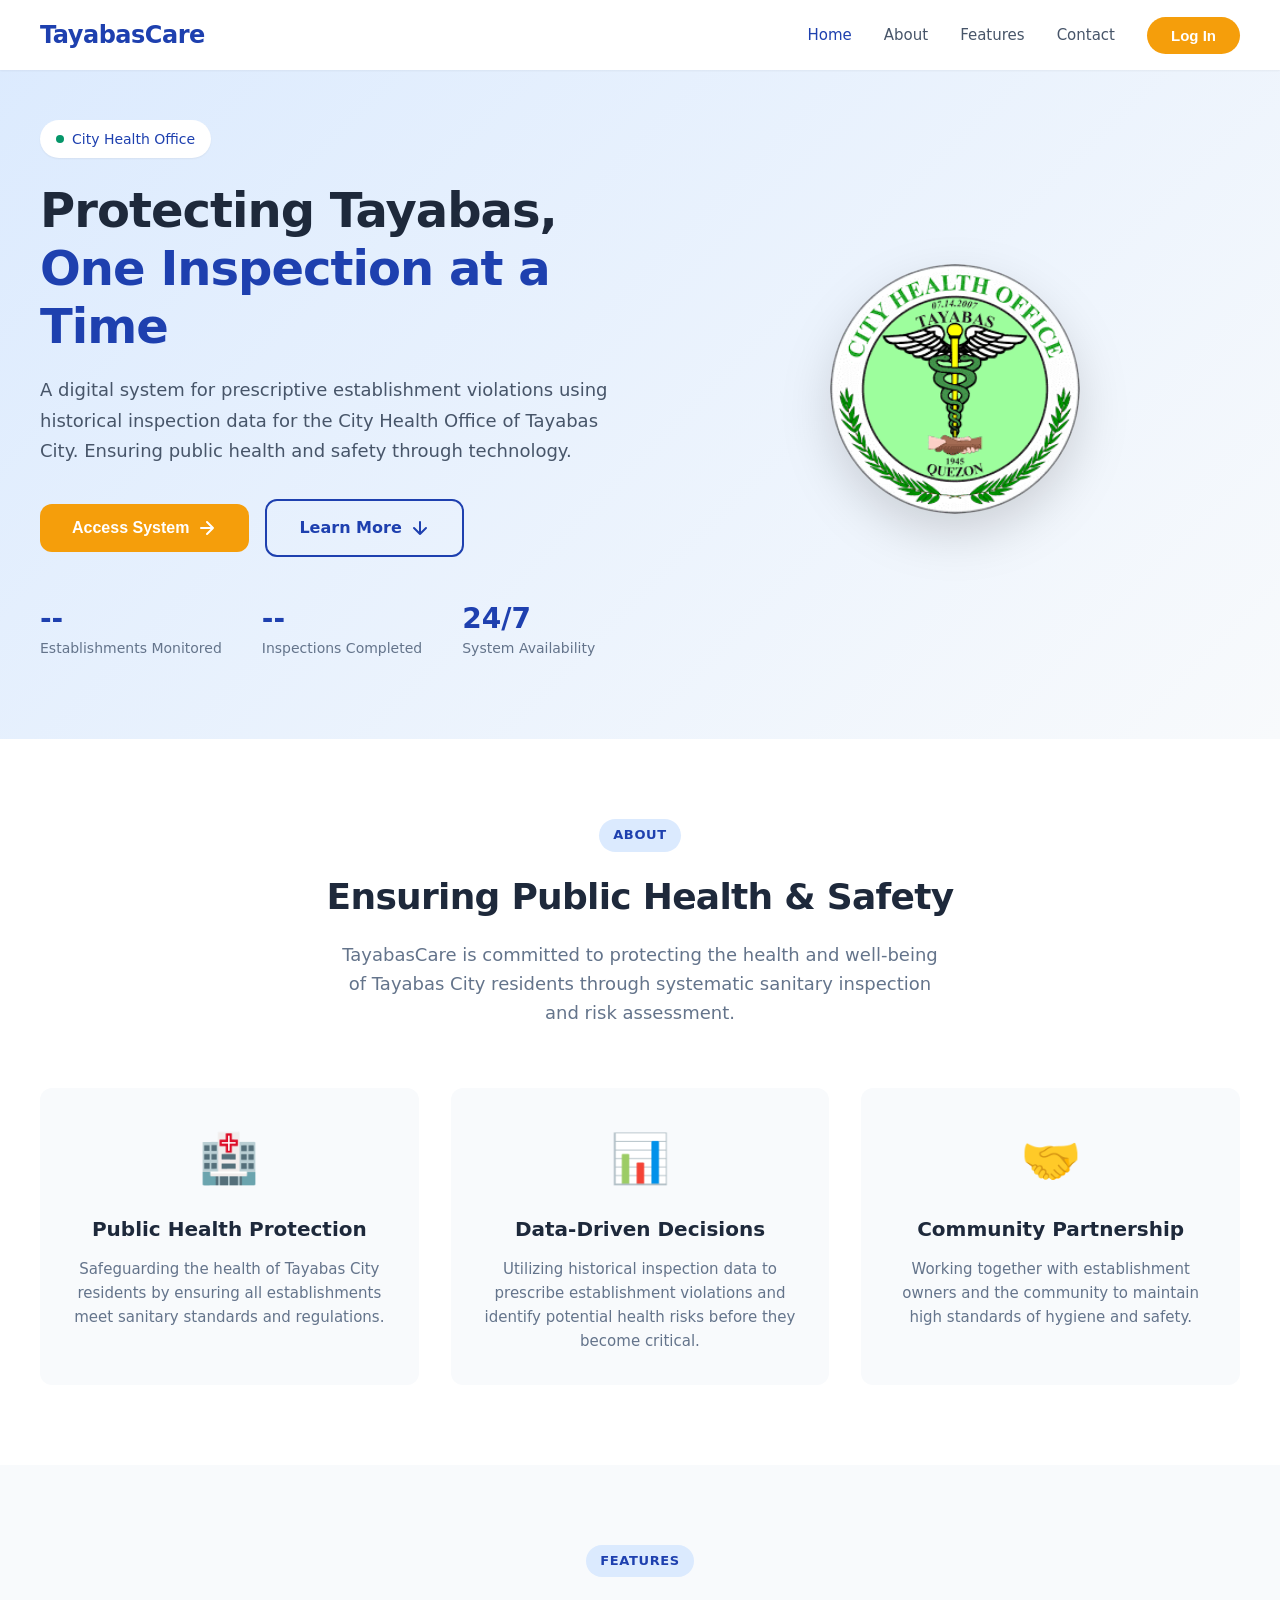
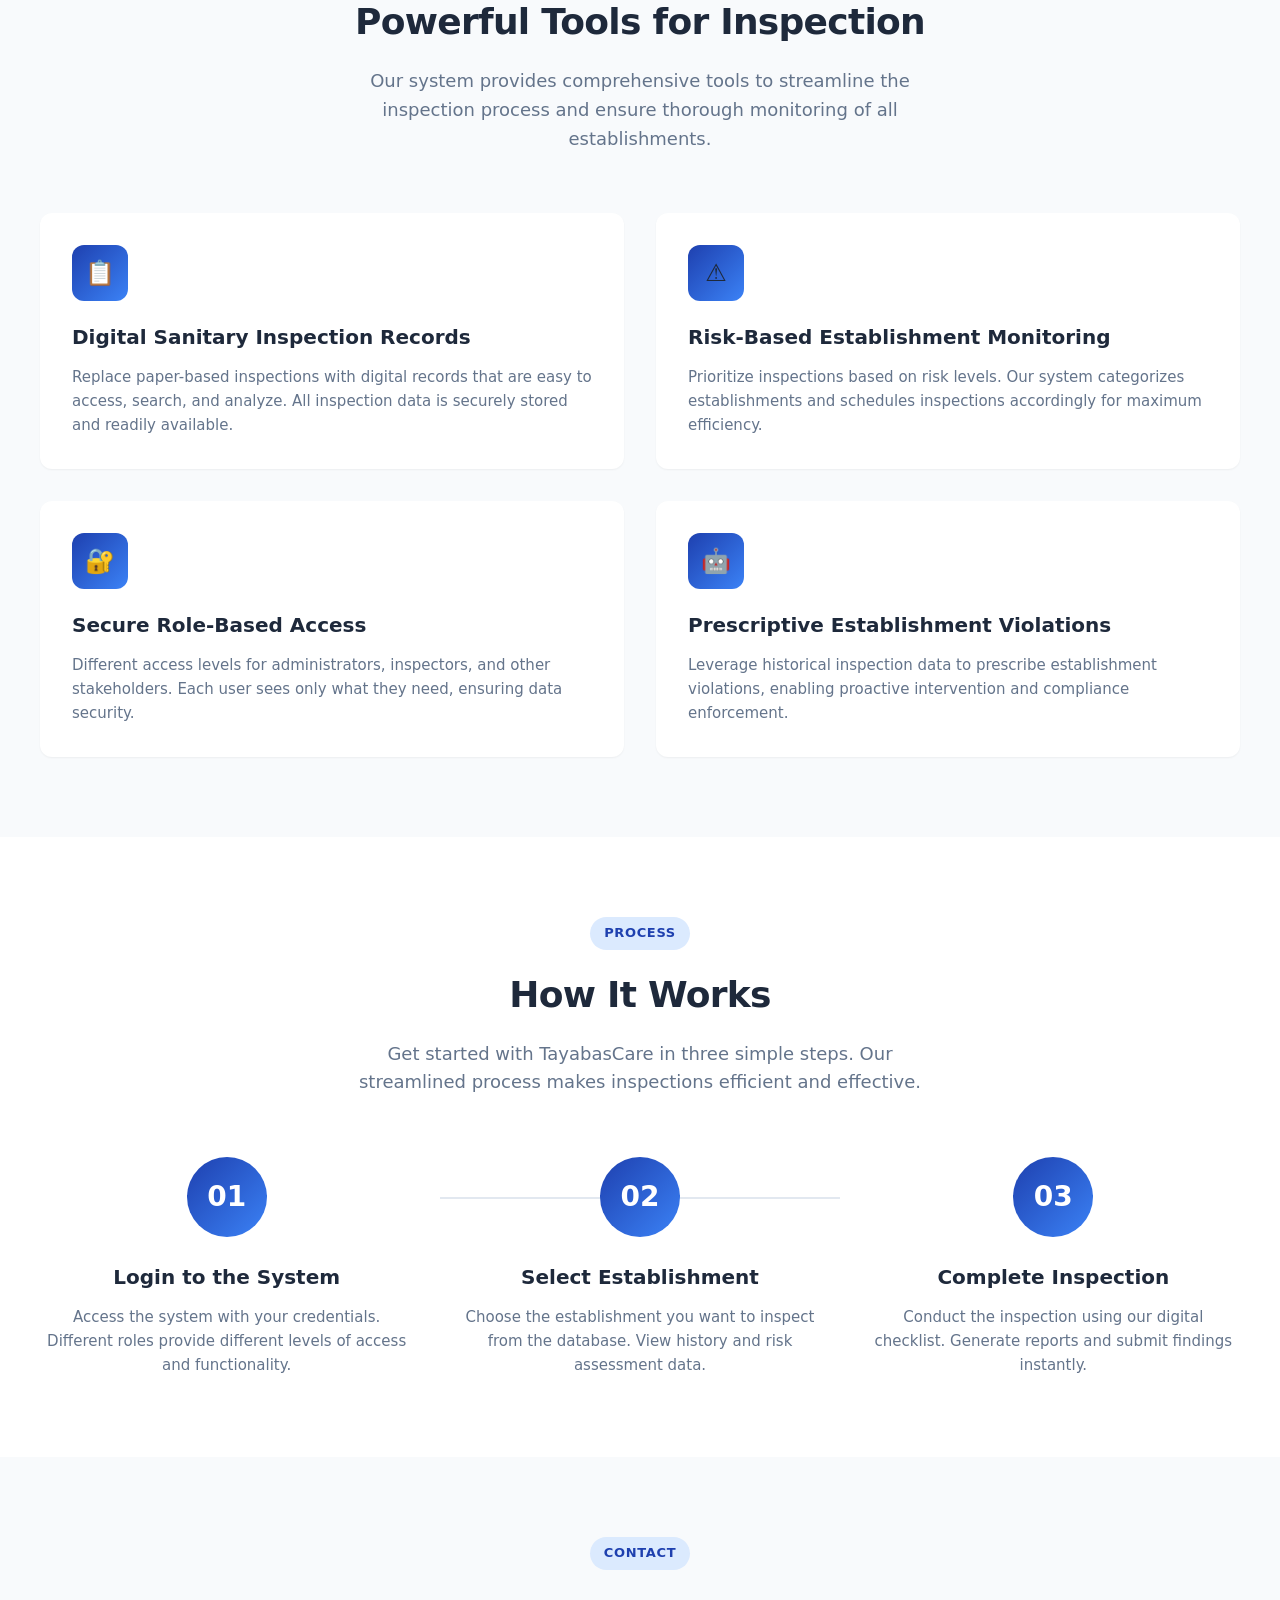
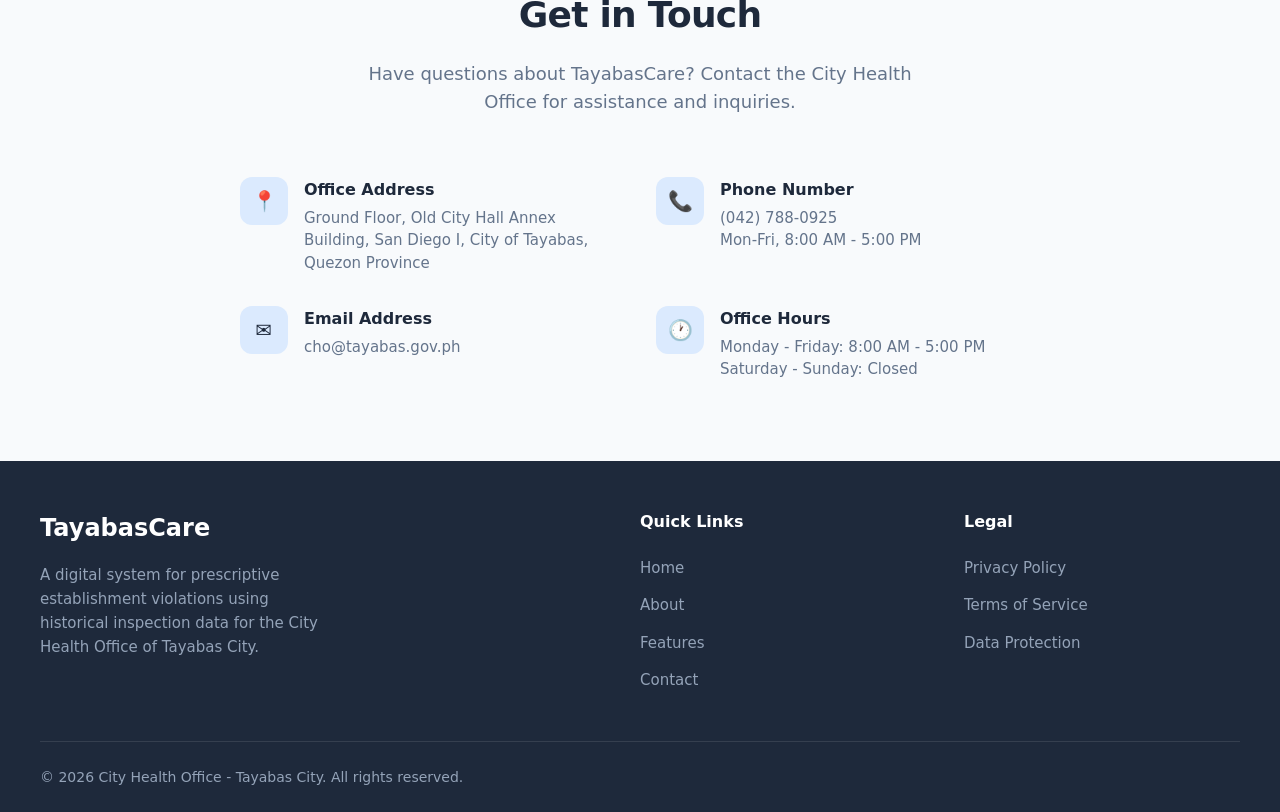
<file: index.html>
<!DOCTYPE html>
<html lang="en">
<head>
    <meta charset="UTF-8">
    <meta name="viewport" content="width=device-width, initial-scale=1.0">
    <title>TayabasCare</title>
    <link rel="icon" type="image/png" href="Logo.png">
    <meta name="description" content="TayabasCare: A digital system for prescriptive establishment violations using historical inspection data for City Health Office of Tayabas City.">
    <meta name="keywords" content="TayabasCare, sanitary inspection, risk assessment, Tayabas City, health monitoring, establishment inspection">
    <meta name="author" content="City Health Office - Tayabas City">

    <!-- Open Graph / Social Media -->
    <meta property="og:title" content="TayabasCare - Sanitary Inspection & Risk Assessment System">
    <meta property="og:description" content="A digital system for prescriptive establishment violations using historical inspection data for City Health Office of Tayabas City.">
    <meta property="og:type" content="website">
    <meta property="og:url" content="">
    <meta property="og:image" content="Logo.png">

    <!-- Stylesheet -->
    <link rel="stylesheet" href="css/style.css?v=2">
</head>
<body>

    <!-- ============================================
         Header
         ============================================ -->
    <header class="header" id="header">
        <a href="#" class="logo">TayabasCare</a>
        <nav class="nav">
            <div class="nav-links" id="navLinks">
                <a href="#hero" class="nav-link active">Home</a>
                <a href="#about" class="nav-link">About</a>
                <a href="#features" class="nav-link">Features</a>
                <a href="#contact" class="nav-link">Contact</a>
            </div>
            <button class="btn-login-nav" id="openLogin">Log In</button>
            <button class="menu-toggle" id="menuToggle" aria-label="Toggle navigation menu">
                <span></span>
                <span></span>
                <span></span>
            </button>
        </nav>
    </header>

    <!-- ============================================
         Hero Section
         ============================================ -->
    <section class="hero" id="hero">
        <div class="hero-container">
            <div class="hero-content">
                <div class="hero-badge">City Health Office</div>
                <h1>Protecting Tayabas, <span>One Inspection at a Time</span></h1>
                <p class="hero-subtitle">
                    A digital system for prescriptive establishment violations using 
                    historical inspection data for the City Health Office of Tayabas City. 
                    Ensuring public health and safety through technology.
                </p>
                <div class="hero-actions">
                    <button class="btn-primary" id="openLoginBtn">
                        Access System
                        <svg width="20" height="20" viewBox="0 0 20 20" fill="none">
                            <path d="M4 10H16M16 10L10 4M16 10L10 16" stroke="currentColor" stroke-width="2" stroke-linecap="round" stroke-linejoin="round"/>
                        </svg>
                    </button>
                    <a href="#about" class="btn-secondary">
                        Learn More
                        <svg width="20" height="20" viewBox="0 0 20 20" fill="none">
                            <path d="M10 4V16M10 16L4 10M10 16L16 10" stroke="currentColor" stroke-width="2" stroke-linecap="round" stroke-linejoin="round"/>
                        </svg>
                    </a>
                </div>
                <div class="hero-stats">
                    <div class="stat">
                        <div class="stat-number" id="liveEstabCount">--</div>
                        <div class="stat-label">Establishments Monitored</div>
                    </div>
                    <div class="stat">
                        <div class="stat-number" id="liveInspCount">--</div>
                        <div class="stat-label">Inspections Completed</div>
                    </div>
                    <div class="stat">
                        <div class="stat-number">24/7</div>
                        <div class="stat-label">System Availability</div>
                    </div>
                </div>
            </div>
            <div class="hero-visual">
                <img src="Logo.png" alt="TayabasCare Logo" class="hero-image">
            </div>
        </div>
    </section>

    <!-- ============================================
         About Section
         ============================================ -->
    <section class="section about" id="about">
        <div class="section-container">
            <div class="section-header">
                <span class="section-label">About</span>
                <h2 class="section-title">Ensuring Public Health & Safety</h2>
                <p class="section-subtitle">
                    TayabasCare is committed to protecting the health and well-being of 
                    Tayabas City residents through systematic sanitary inspection and risk assessment.
                </p>
            </div>
            <div class="about-grid">
                <div class="about-card">
                    <div class="about-icon">🏥</div>
                    <h3>Public Health Protection</h3>
                    <p>
                        Safeguarding the health of Tayabas City residents by ensuring all 
                        establishments meet sanitary standards and regulations.
                    </p>
                </div>
                <div class="about-card">
                    <div class="about-icon">📊</div>
                    <h3>Data-Driven Decisions</h3>
                    <p>
                        Utilizing historical inspection data to prescribe establishment 
                        violations and identify potential health risks before they become critical.
                    </p>
                </div>
                <div class="about-card">
                    <div class="about-icon">🤝</div>
                    <h3>Community Partnership</h3>
                    <p>
                        Working together with establishment owners and the community to 
                        maintain high standards of hygiene and safety.
                    </p>
                </div>
            </div>
        </div>
    </section>

    <!-- ============================================
         Features Section
         ============================================ -->
    <section class="section features" id="features">
        <div class="section-container">
            <div class="section-header">
                <span class="section-label">Features</span>
                <h2 class="section-title">Powerful Tools for Inspection</h2>
                <p class="section-subtitle">
                    Our system provides comprehensive tools to streamline the inspection 
                    process and ensure thorough monitoring of all establishments.
                </p>
            </div>
            <div class="features-grid">
                <div class="feature-card">
                    <div class="feature-icon">📋</div>
                    <h3>Digital Sanitary Inspection Records</h3>
                    <p>
                        Replace paper-based inspections with digital records that are easy to 
                        access, search, and analyze. All inspection data is securely stored 
                        and readily available.
                    </p>
                </div>
                <div class="feature-card">
                    <div class="feature-icon">⚠️</div>
                    <h3>Risk-Based Establishment Monitoring</h3>
                    <p>
                        Prioritize inspections based on risk levels. Our system categorizes 
                        establishments and schedules inspections accordingly for maximum efficiency.
                    </p>
                </div>
                <div class="feature-card">
                    <div class="feature-icon">🔐</div>
                    <h3>Secure Role-Based Access</h3>
                    <p>
                        Different access levels for administrators, inspectors, and other 
                        stakeholders. Each user sees only what they need, ensuring data security.
                    </p>
                </div>
                <div class="feature-card">
                    <div class="feature-icon">🤖</div>
                    <h3>Prescriptive Establishment Violations</h3>
                    <p>
                        Leverage historical inspection data to prescribe establishment violations, 
                        enabling proactive intervention and compliance enforcement.
                    </p>
                </div>
            </div>
        </div>
    </section>

    <!-- ============================================
         How It Works Section
         ============================================ -->
    <section class="section how-it-works" id="how-it-works">
        <div class="section-container">
            <div class="section-header">
                <span class="section-label">Process</span>
                <h2 class="section-title">How It Works</h2>
                <p class="section-subtitle">
                    Get started with TayabasCare in three simple steps. Our streamlined 
                    process makes inspections efficient and effective.
                </p>
            </div>
            <div class="steps">
                <div class="step">
                    <div class="step-number">01</div>
                    <h3>Login to the System</h3>
                    <p>
                        Access the system with your credentials. Different roles provide 
                        different levels of access and functionality.
                    </p>
                </div>
                <div class="step">
                    <div class="step-number">02</div>
                    <h3>Select Establishment</h3>
                    <p>
                        Choose the establishment you want to inspect from the database. 
                        View history and risk assessment data.
                    </p>
                </div>
                <div class="step">
                    <div class="step-number">03</div>
                    <h3>Complete Inspection</h3>
                    <p>
                        Conduct the inspection using our digital checklist. Generate 
                        reports and submit findings instantly.
                    </p>
                </div>
            </div>
        </div>
    </section>

    <!-- ============================================
         Contact Section
         ============================================ -->
    <section class="section contact" id="contact">
        <div class="section-container">
            <div class="section-header">
                <span class="section-label">Contact</span>
                <h2 class="section-title">Get in Touch</h2>
                <p class="section-subtitle">
                    Have questions about TayabasCare? Contact the City Health Office 
                    for assistance and inquiries.
                </p>
            </div>
            <div class="contact-info">
                <div class="contact-item">
                    <div class="contact-icon">📍</div>
                    <div class="contact-details">
                        <h4>Office Address</h4>
                        <p>Ground Floor, Old City Hall Annex Building, San Diego I, City of Tayabas, Quezon Province</p>
                    </div>
                </div>
                <div class="contact-item">
                    <div class="contact-icon">📞</div>
                    <div class="contact-details">
                        <h4>Phone Number</h4>
                        <p>(042) 788-0925<br>Mon-Fri, 8:00 AM - 5:00 PM</p>
                    </div>
                </div>
                <div class="contact-item">
                    <div class="contact-icon">✉️</div>
                    <div class="contact-details">
                        <h4>Email Address</h4>
                        <p>cho@tayabas.gov.ph</p>
                    </div>
                </div>
                <div class="contact-item">
                    <div class="contact-icon">🕐</div>
                    <div class="contact-details">
                        <h4>Office Hours</h4>
                        <p>Monday - Friday: 8:00 AM - 5:00 PM<br>Saturday - Sunday: Closed</p>
                    </div>
                </div>
            </div>
        </div>
    </section>

    <!-- ============================================
         Footer
         ============================================ -->
    <footer class="footer">
        <div class="footer-container">
            <div class="footer-grid">
                <div class="footer-brand">
                    <h3>TayabasCare</h3>
                    <p>
                        A digital system for prescriptive establishment violations using 
                        historical inspection data for the City Health Office of Tayabas City.
                    </p>
                </div>
                <div class="footer-links">
                    <h4>Quick Links</h4>
                    <ul>
                        <li><a href="#hero">Home</a></li>
                        <li><a href="#about">About</a></li>
                        <li><a href="#features">Features</a></li>
                        <li><a href="#contact">Contact</a></li>
                    </ul>
                </div>
                <div class="footer-links">
                    <h4>Legal</h4>
                    <ul>
                        <li><a href="#" onclick="showLegalModal('privacy'); return false;">Privacy Policy</a></li>
                        <li><a href="#" onclick="showLegalModal('terms'); return false;">Terms of Service</a></li>
                        <li><a href="#" onclick="showLegalModal('data'); return false;">Data Protection</a></li>
                    </ul>
                </div>
            </div>
            <div class="footer-bottom">
                <p class="footer-copyright">&copy; 2026 City Health Office - Tayabas City. All rights reserved.</p>
            </div>
        </div>
    </footer>

    <!-- ============================================
         Login Modal
         ============================================ -->
    <div class="modal" id="loginModal">
        <div class="login-box">
            <button class="close-btn" id="closeLogin">&times;</button>

            <div class="login-header">
                <h2 class="system-title">TayabasCare</h2>
                <p class="system-desc">System Login</p>
            </div>

            <form id="loginForm" class="login-form">
                <div class="form-field">
                    <label for="username">Username</label>
                    <input type="text" id="username" required placeholder="Enter your username">
                </div>

                <div class="form-field">
                    <label for="password">Password</label>
                    <div class="password-wrapper">
                        <input type="password" id="password" required placeholder="Enter your password">
                        <button type="button" class="toggle-eye" id="togglePassword">👁</button>
                    </div>
                </div>

                <div class="form-options">
                    <a href="#" id="forgotPasswordLink" class="forgot-link">Forgot Password?</a>
                </div>

                <button type="submit" class="btn-login">Login</button>
            </form>

            <div class="login-footer">
                &copy; 2026 City Health Office - Tayabas City
            </div>
        </div>
    </div>

    <!-- Legal Modals -->
    <dialog id="legal-modal" style="border:none;border-radius:12px;padding:0;max-width:600px;width:90%;max-height:80vh;overflow-y:auto;">
        <div style="padding:32px;">
            <div style="display:flex;justify-content:space-between;align-items:center;margin-bottom:20px;">
                <h2 id="legal-modal-title" style="font-size:20px;font-weight:700;color:#1e40af;margin:0;"></h2>
                <button onclick="document.getElementById('legal-modal').close()" style="background:none;border:none;font-size:24px;cursor:pointer;color:#6b7280;">&times;</button>
            </div>
            <div id="legal-modal-body" style="font-size:14px;color:#374151;line-height:1.8;"></div>
            <div style="text-align:right;margin-top:24px;">
                <button onclick="document.getElementById('legal-modal').close()" style="background:#1e40af;color:#fff;border:none;padding:10px 24px;border-radius:8px;font-weight:600;cursor:pointer;">Close</button>
            </div>
        </div>
    </dialog>

    <!-- Scripts -->
    <script src="js/login.js?v=4"></script>
    <script>
    function showLegalModal(type) {
        const modal = document.getElementById('legal-modal');
        const title = document.getElementById('legal-modal-title');
        const body = document.getElementById('legal-modal-body');
        const content = {
            privacy: {
                title: 'Privacy Policy',
                body: `<p><strong>Effective Date:</strong> January 2026</p>
                    <p>The City Health Office of Tayabas City is committed to protecting the privacy and personal data of individuals and establishments using the TayabasCare system.</p>
                    <h3 style="margin-top:16px;font-weight:700;">Information We Collect</h3>
                    <ul style="padding-left:20px;margin:8px 0;">
                        <li>Establishment information (business name, address, owner details)</li>
                        <li>Inspection records and compliance history</li>
                        <li>User account data (username, email, role)</li>
                        <li>System activity logs for audit purposes</li>
                    </ul>
                    <h3 style="margin-top:16px;font-weight:700;">How We Use Your Information</h3>
                    <ul style="padding-left:20px;margin:8px 0;">
                        <li>To conduct and record sanitary inspections</li>
                        <li>To assess compliance risk and prioritize inspections</li>
                        <li>To generate reports for the City Health Office</li>
                        <li>To maintain audit trails of system activities</li>
                    </ul>
                    <h3 style="margin-top:16px;font-weight:700;">Data Retention</h3>
                    <p>Inspection records and establishment data are retained indefinitely for public health monitoring purposes. Archived records are retained until permanently deleted by an administrator.</p>`
            },
            terms: {
                title: 'Terms of Service',
                body: `<p><strong>Effective Date:</strong> January 2026</p>
                    <p>By accessing and using the TayabasCare system, you agree to the following terms:</p>
                    <h3 style="margin-top:16px;font-weight:700;">Authorized Use</h3>
                    <p>This system is exclusively for use by authorized personnel of the City Health Office of Tayabas City, including administrators and field inspectors.</p>
                    <h3 style="margin-top:16px;font-weight:700;">User Responsibilities</h3>
                    <ul style="padding-left:20px;margin:8px 0;">
                        <li>Maintain the confidentiality of your login credentials</li>
                        <li>Enter accurate and truthful inspection data</li>
                        <li>Use the system only for official health inspection purposes</li>
                        <li>Report any security concerns to the system administrator</li>
                    </ul>
                    <h3 style="margin-top:16px;font-weight:700;">System Availability</h3>
                    <p>The City Health Office strives to maintain system availability but does not guarantee uninterrupted access. Scheduled maintenance will be communicated in advance.</p>`
            },
            data: {
                title: 'Data Protection',
                body: `<p><strong>In compliance with Republic Act No. 10173</strong> (Data Privacy Act of 2012)</p>
                    <h3 style="margin-top:16px;font-weight:700;">Security Measures</h3>
                    <ul style="padding-left:20px;margin:8px 0;">
                        <li>Passwords are encrypted using industry-standard bcrypt hashing</li>
                        <li>Session-based authentication with role-based access controls</li>
                        <li>Rate limiting on login attempts to prevent unauthorized access</li>
                        <li>Complete audit trails of all system activities</li>
                        <li>Secure file upload validation (type, size, and MIME checking)</li>
                    </ul>
                    <h3 style="margin-top:16px;font-weight:700;">Data Access</h3>
                    <p>Only authorized City Health Office personnel have access to inspection data. Administrators have full access while inspectors have limited access based on their assigned roles.</p>
                    <h3 style="margin-top:16px;font-weight:700;">Contact</h3>
                    <p>For data privacy concerns, please contact the City Health Office of Tayabas City.</p>`
            }
        };
        const c = content[type] || content.privacy;
        title.textContent = c.title;
        body.innerHTML = c.body;
        modal.showModal();
    }
    </script>
</body>
</html>
</file>
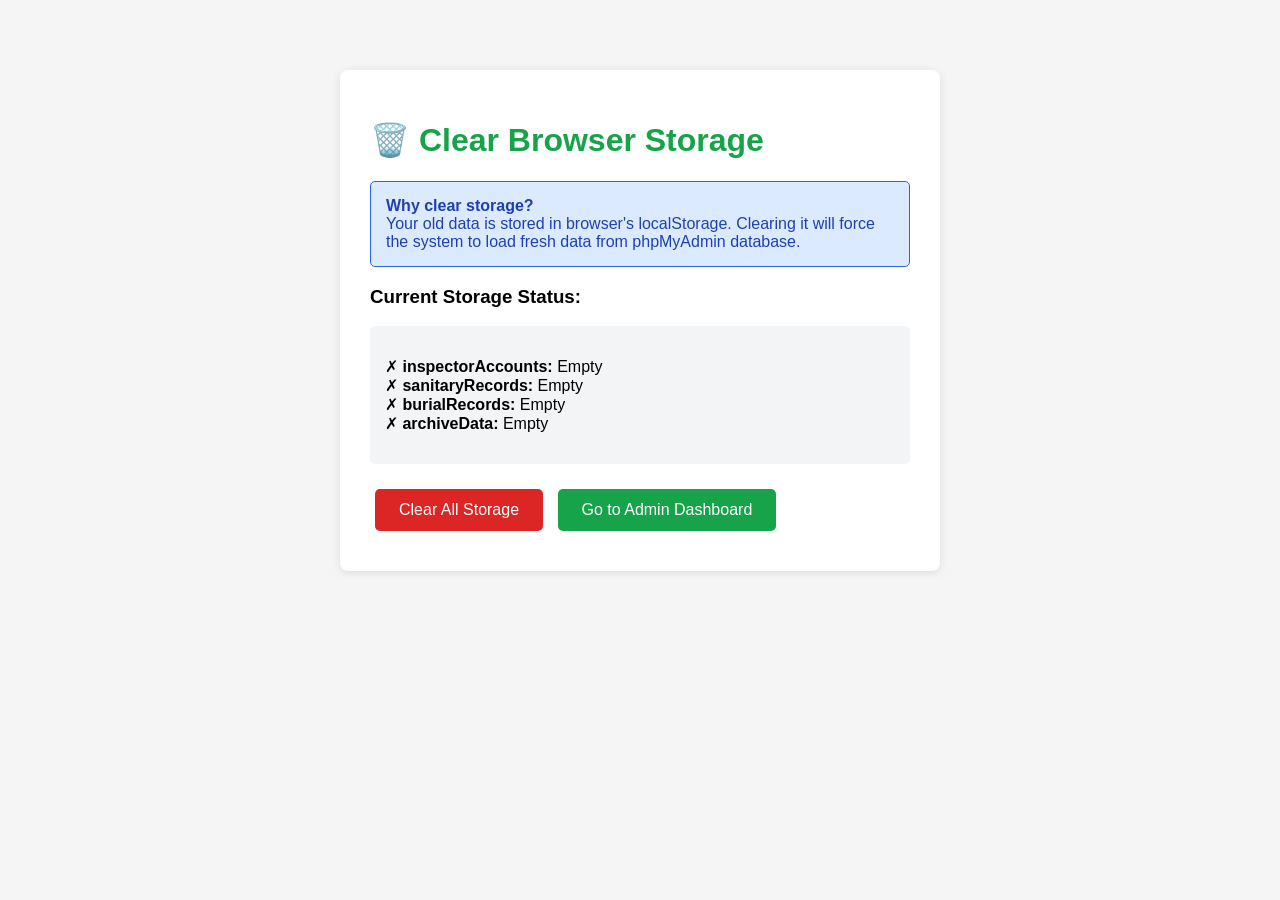
<file: clear_storage.html>
<!DOCTYPE html>
<html>
<head>
    <title>Clear Browser Storage</title>
    <style>
        body {
            font-family: Arial, sans-serif;
            max-width: 600px;
            margin: 50px auto;
            padding: 20px;
            background: #f5f5f5;
        }
        .container {
            background: white;
            padding: 30px;
            border-radius: 8px;
            box-shadow: 0 2px 10px rgba(0,0,0,0.1);
        }
        h1 {
            color: #16A34A;
        }
        button {
            background: #DC2626;
            color: white;
            border: none;
            padding: 12px 24px;
            border-radius: 5px;
            cursor: pointer;
            font-size: 16px;
            margin: 10px 5px;
        }
        button:hover {
            background: #B91C1C;
        }
        .success {
            background: #16A34A;
        }
        .success:hover {
            background: #15803D;
        }
        #message {
            margin-top: 20px;
            padding: 15px;
            border-radius: 5px;
            display: none;
        }
        .success-msg {
            background: #DCFCE7;
            color: #166534;
            border: 1px solid #16A34A;
        }
        .info {
            background: #DBEAFE;
            color: #1E40AF;
            border: 1px solid #2563EB;
            padding: 15px;
            border-radius: 5px;
            margin: 15px 0;
        }
    </style>
</head>
<body>
    <div class="container">
        <h1>🗑️ Clear Browser Storage</h1>
        <div class="info">
            <strong>Why clear storage?</strong><br>
            Your old data is stored in browser's localStorage. Clearing it will force the system to load fresh data from phpMyAdmin database.
        </div>
        
        <h3>Current Storage Status:</h3>
        <div id="storageInfo" style="background: #F3F4F6; padding: 15px; border-radius: 5px; margin: 15px 0;">
            Loading...
        </div>
        
        <button onclick="clearStorage()">Clear All Storage</button>
        <button class="success" onclick="window.location.href='admin'">Go to Admin Dashboard</button>
        
        <div id="message"></div>
    </div>

    <script>
        function displayStorageInfo() {
            const info = {
                inspectorAccounts: localStorage.getItem('inspectorAccounts'),
                sanitaryRecords: localStorage.getItem('sanitaryRecords'),
                burialRecords: localStorage.getItem('burialRecords'),
                archiveData: localStorage.getItem('archiveData')
            };
            
            let html = '<ul style="list-style: none; padding: 0;">';
            for (let key in info) {
                const data = info[key];
                if (data) {
                    try {
                        const parsed = JSON.parse(data);
                        const count = Array.isArray(parsed) ? parsed.length : (typeof parsed === 'object' ? Object.keys(parsed).length : 0);
                        html += `<li>✓ <strong>${key}:</strong> ${count} items stored</li>`;
                    } catch(e) {
                        html += `<li>✓ <strong>${key}:</strong> Data exists</li>`;
                    }
                } else {
                    html += `<li>✗ <strong>${key}:</strong> Empty</li>`;
                }
            }
            html += '</ul>';
            
            document.getElementById('storageInfo').innerHTML = html;
        }
        
        function clearStorage() {
            if (confirm('This will clear all locally stored data. The system will then load fresh data from the database. Continue?')) {
                localStorage.removeItem('inspectorAccounts');
                localStorage.removeItem('sanitaryRecords');
                localStorage.removeItem('burialRecords');
                localStorage.removeItem('archiveData');
                localStorage.removeItem('inspectionReports');
                
                const msg = document.getElementById('message');
                msg.className = 'success-msg';
                msg.style.display = 'block';
                msg.innerHTML = '<strong>✓ Success!</strong> Browser storage cleared. Now refresh your admin page or click "Go to Admin Dashboard".';
                
                displayStorageInfo();
            }
        }
        
        // Display storage info on load
        displayStorageInfo();
    </script>
</body>
</html>
</file>
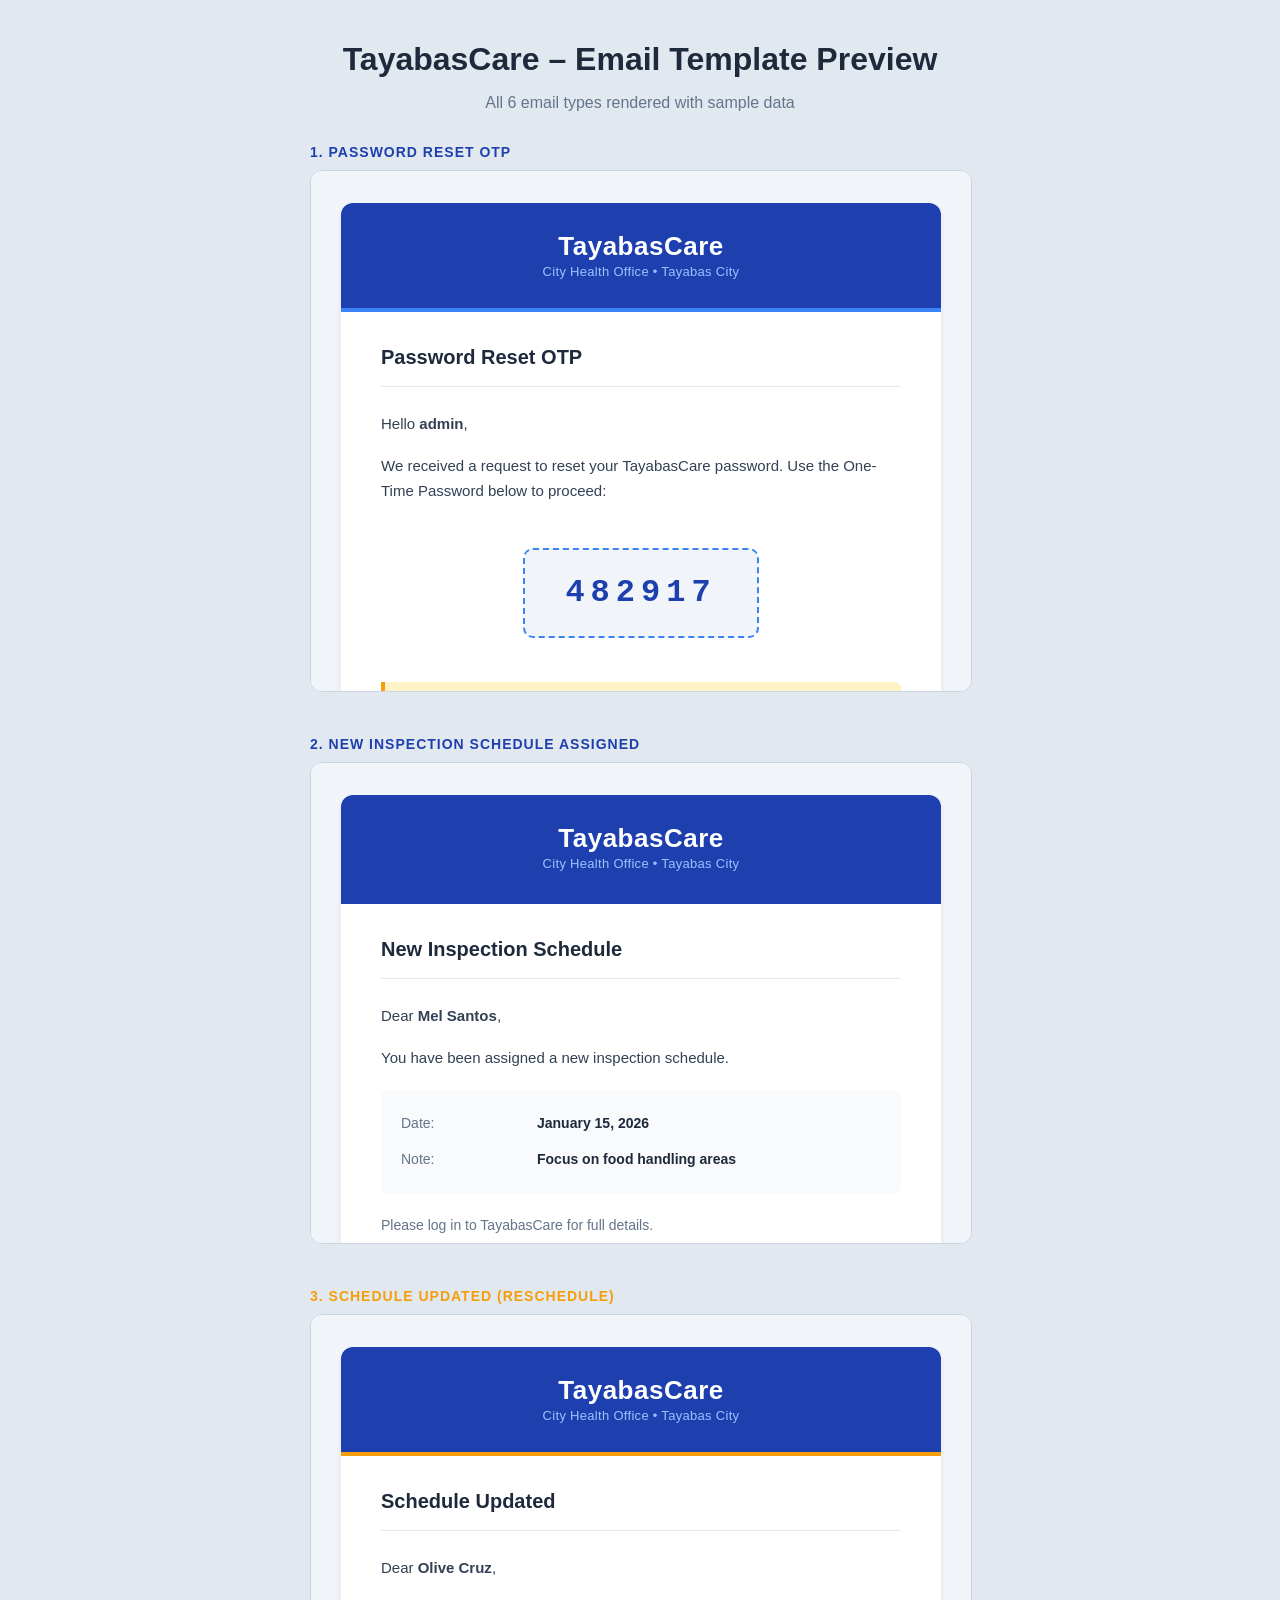
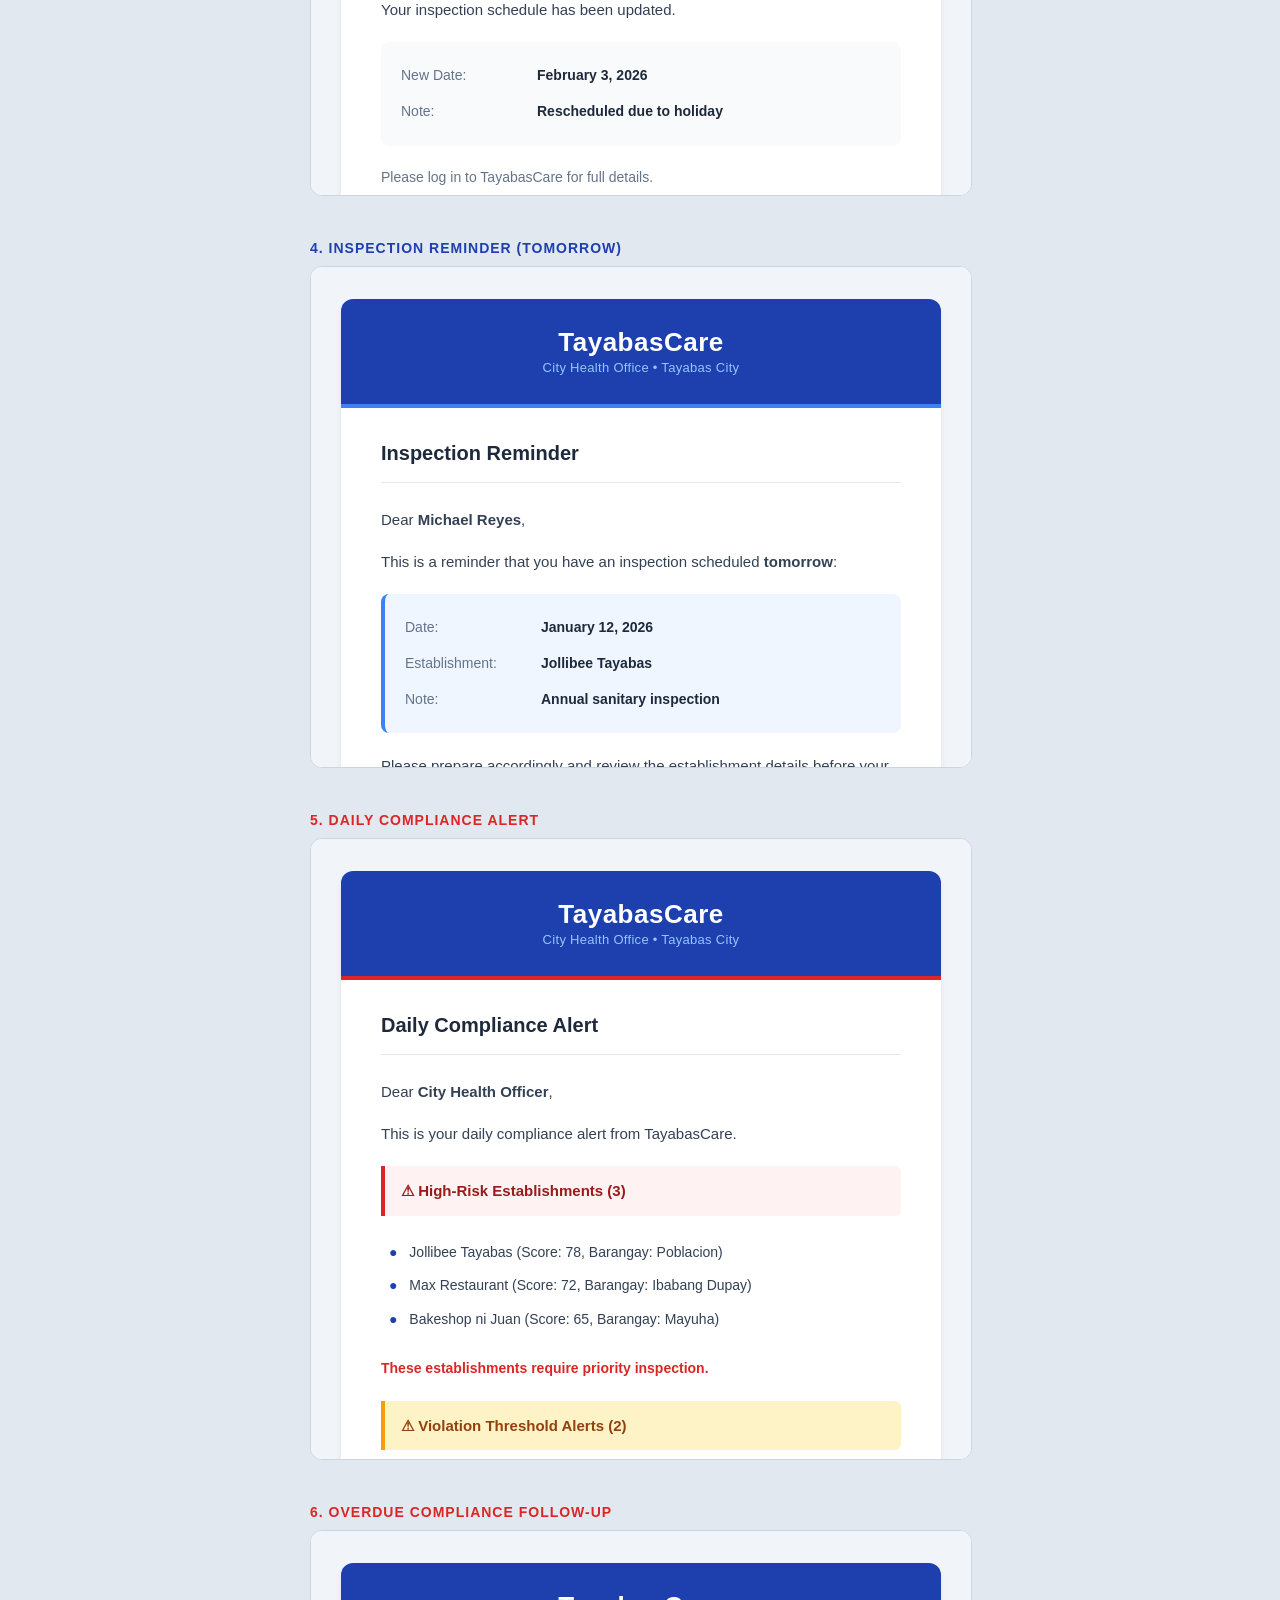
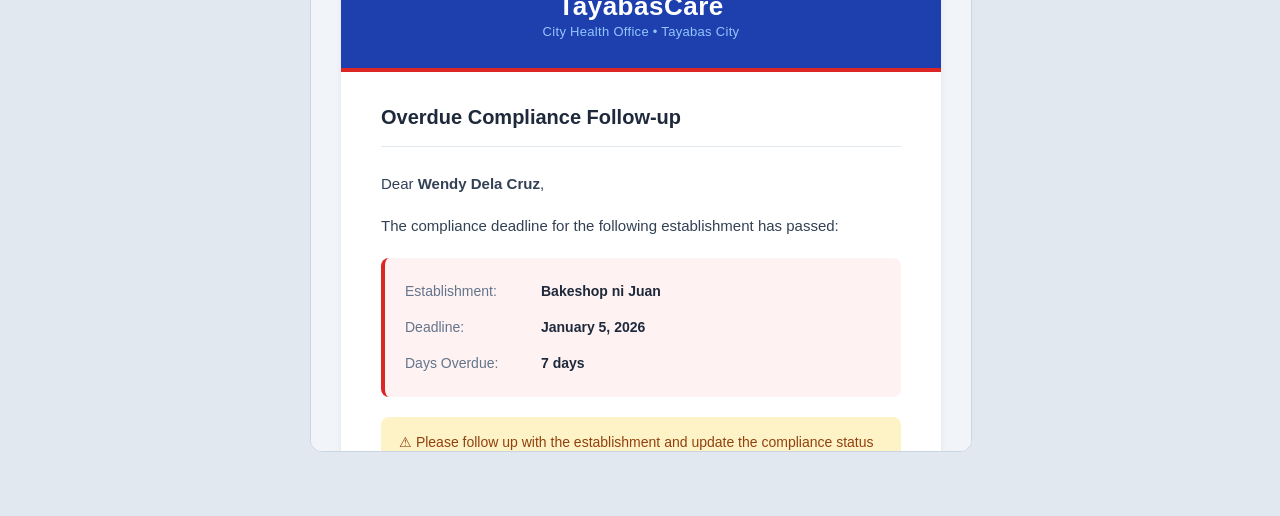
<file: php/email_preview.html>
<!DOCTYPE html>
<html lang="en">
<head>
    <meta charset="UTF-8">
    <meta name="viewport" content="width=device-width, initial-scale=1.0">
    <title>TayabasCare – Email Template Preview</title>
    <style>
        body { margin: 0; padding: 20px; background: #e2e8f0; font-family: 'Segoe UI', sans-serif; }
        h1 { text-align: center; color: #1e293b; margin-bottom: 8px; }
        p.subtitle { text-align: center; color: #64748b; margin-bottom: 32px; }
        .email-frame { max-width: 660px; margin: 0 auto 40px auto; }
        .email-label { font-size: 14px; font-weight: 700; color: #1e40af; margin-bottom: 10px; text-transform: uppercase; letter-spacing: 1px; }
        .email-label.red { color: #dc2626; }
        .email-label.gold { color: #f59e0b; }
        iframe { width: 100%; border: 1px solid #cbd5e1; border-radius: 12px; background: #fff; }
    </style>
</head>
<body>

<h1>TayabasCare – Email Template Preview</h1>
<p class="subtitle">All 6 email types rendered with sample data</p>

<!-- 1. Password Reset OTP -->
<div class="email-frame">
    <div class="email-label">1. Password Reset OTP</div>
    <iframe id="email1" style="height:520px;" scrolling="yes"></iframe>
</div>

<!-- 2. New Schedule Assigned -->
<div class="email-frame">
    <div class="email-label">2. New Inspection Schedule Assigned</div>
    <iframe id="email2" style="height:480px;" scrolling="yes"></iframe>
</div>

<!-- 3. Schedule Changed -->
<div class="email-frame">
    <div class="email-label gold">3. Schedule Updated (Reschedule)</div>
    <iframe id="email3" style="height:480px;" scrolling="yes"></iframe>
</div>

<!-- 4. Day-Before Inspection Reminder -->
<div class="email-frame">
    <div class="email-label">4. Inspection Reminder (Tomorrow)</div>
    <iframe id="email4" style="height:500px;" scrolling="yes"></iframe>
</div>

<!-- 5. Daily Compliance Alert -->
<div class="email-frame">
    <div class="email-label red">5. Daily Compliance Alert</div>
    <iframe id="email5" style="height:620px;" scrolling="yes"></iframe>
</div>

<!-- 6. Overdue Follow-up -->
<div class="email-frame">
    <div class="email-label red">6. Overdue Compliance Follow-up</div>
    <iframe id="email6" style="height:520px;" scrolling="yes"></iframe>
</div>

<script>
// Shared email template renderer (mirrors php/email_template.php)
function renderEmailTemplate(title, content, accentColor = '#1e40af') {
    const year = new Date().getFullYear();
    return `<!DOCTYPE html>
<html lang="en">
<head><meta charset="UTF-8"><meta name="viewport" content="width=device-width, initial-scale=1.0"></head>
<body style="margin:0;padding:0;background-color:#f1f5f9;font-family:'Segoe UI',Helvetica,Arial,sans-serif;-webkit-text-size-adjust:100%;-ms-text-size-adjust:100%;">
<table role="presentation" width="100%" cellpadding="0" cellspacing="0" style="background-color:#f1f5f9;">
    <tr><td align="center" style="padding:32px 16px;">
        <table role="presentation" width="600" cellpadding="0" cellspacing="0" style="max-width:600px;width:100%;background-color:#ffffff;border-radius:12px;overflow:hidden;box-shadow:0 4px 6px rgba(0,0,0,0.07);">
            <tr><td style="background-color:#1e40af;padding:28px 40px;text-align:center;">
                <table role="presentation" width="100%" cellpadding="0" cellspacing="0"><tr><td align="center">
                    <span style="font-size:26px;font-weight:700;color:#ffffff;letter-spacing:0.5px;">TayabasCare</span><br>
                    <span style="font-size:13px;color:#93c5fd;letter-spacing:0.3px;">City Health Office &bull; Tayabas City</span>
                </td></tr></table>
            </td></tr>
            <tr><td style="height:4px;background-color:${accentColor};"></td></tr>
            <tr><td style="padding:32px 40px 0 40px;">
                <h1 style="margin:0;font-size:20px;font-weight:700;color:#1e293b;line-height:1.3;">${title}</h1>
            </td></tr>
            <tr><td style="padding:16px 40px 0 40px;"><table role="presentation" width="100%" cellpadding="0" cellspacing="0"><tr><td style="border-bottom:1px solid #e2e8f0;"></td></tr></table></td></tr>
            <tr><td style="padding:24px 40px 32px 40px;font-size:15px;line-height:1.7;color:#334155;">${content}</td></tr>
        </table>
        <table role="presentation" width="600" cellpadding="0" cellspacing="0" style="max-width:600px;width:100%;">
            <tr><td style="padding:20px 40px;text-align:center;">
                <p style="margin:0 0 6px 0;font-size:12px;color:#94a3b8;">City Health Office &bull; Tayabas City, Quezon Province</p>
                <p style="margin:0;font-size:12px;color:#cbd5e1;">This is an automated message from the TayabasCare System. Please do not reply directly to this email.</p>
                <p style="margin:8px 0 0 0;font-size:11px;color:#cbd5e1;">&copy; ${year} TayabasCare. All rights reserved.</p>
            </td></tr>
        </table>
    </td></tr>
</table>
</body></html>`;
}

function infoRow(label, value) {
    return `<tr><td style="padding:6px 0;font-size:14px;color:#64748b;white-space:nowrap;padding-right:16px;vertical-align:top;width:120px;">${label}:</td><td style="padding:6px 0;font-size:14px;color:#1e293b;font-weight:600;">${value}</td></tr>`;
}

function listItem(text) {
    return `<tr><td style="padding:5px 0;font-size:14px;color:#334155;padding-left:8px;"><span style="color:#1e40af;margin-right:8px;">&#9679;</span> ${text}</td></tr>`;
}

// ─── Email 1: Password Reset OTP ───
document.getElementById('email1').srcdoc = renderEmailTemplate('Password Reset OTP',
    `<p style="margin:0 0 16px 0;">Hello <strong>admin</strong>,</p>
     <p style="margin:0 0 24px 0;">We received a request to reset your TayabasCare password. Use the One-Time Password below to proceed:</p>
     <table role="presentation" width="100%" cellpadding="0" cellspacing="0" style="margin:0 0 24px 0;">
         <tr><td align="center" style="padding:20px 0;">
             <div style="display:inline-block;background-color:#f1f5f9;border:2px dashed #3b82f6;border-radius:10px;padding:16px 40px;">
                 <span style="font-size:32px;font-weight:700;color:#1e40af;letter-spacing:6px;font-family:Consolas,'Courier New',monospace;">482917</span>
             </div>
         </td></tr></table>
     <table role="presentation" width="100%" cellpadding="0" cellspacing="0" style="margin:0 0 16px 0;">
         <tr><td style="background-color:#fef3c7;border-left:4px solid #f59e0b;padding:12px 16px;border-radius:0 6px 6px 0;font-size:14px;color:#92400e;">
             &#9200; This OTP is valid for <strong>10 minutes</strong>. Do not share it with anyone.
         </td></tr></table>
     <p style="margin:0;font-size:13px;color:#94a3b8;">If you did not request a password reset, you can safely ignore this email. Your password will remain unchanged.</p>`,
    '#3b82f6');

// ─── Email 2: New Schedule Assigned ───
document.getElementById('email2').srcdoc = renderEmailTemplate('New Inspection Schedule',
    `<p style="margin:0 0 16px 0;">Dear <strong>Mel Santos</strong>,</p>
     <p style="margin:0 0 20px 0;">You have been assigned a new inspection schedule.</p>
     <table role="presentation" width="100%" cellpadding="0" cellspacing="0" style="background-color:#f8fafc;border-radius:8px;">
         <tr><td style="padding:16px 20px;">
             <table role="presentation" width="100%" cellpadding="0" cellspacing="0">
                 ${infoRow('Date', 'January 15, 2026')}
                 ${infoRow('Note', 'Focus on food handling areas')}
             </table>
         </td></tr></table>
     <p style="margin:20px 0 0 0;font-size:14px;color:#64748b;">Please log in to TayabasCare for full details.</p>`,
    '#1e40af');

// ─── Email 3: Schedule Updated ───
document.getElementById('email3').srcdoc = renderEmailTemplate('Schedule Updated',
    `<p style="margin:0 0 16px 0;">Dear <strong>Olive Cruz</strong>,</p>
     <p style="margin:0 0 20px 0;">Your inspection schedule has been updated.</p>
     <table role="presentation" width="100%" cellpadding="0" cellspacing="0" style="background-color:#f8fafc;border-radius:8px;">
         <tr><td style="padding:16px 20px;">
             <table role="presentation" width="100%" cellpadding="0" cellspacing="0">
                 ${infoRow('New Date', 'February 3, 2026')}
                 ${infoRow('Note', 'Rescheduled due to holiday')}
             </table>
         </td></tr></table>
     <p style="margin:20px 0 0 0;font-size:14px;color:#64748b;">Please log in to TayabasCare for full details.</p>`,
    '#f59e0b');

// ─── Email 4: Inspection Reminder ───
document.getElementById('email4').srcdoc = renderEmailTemplate('Inspection Reminder',
    `<p style="margin:0 0 16px 0;">Dear <strong>Michael Reyes</strong>,</p>
     <p style="margin:0 0 20px 0;">This is a reminder that you have an inspection scheduled <strong>tomorrow</strong>:</p>
     <table role="presentation" width="100%" cellpadding="0" cellspacing="0" style="background-color:#eff6ff;border-radius:8px;border-left:4px solid #3b82f6;">
         <tr><td style="padding:16px 20px;">
             <table role="presentation" width="100%" cellpadding="0" cellspacing="0">
                 ${infoRow('Date', 'January 12, 2026')}
                 ${infoRow('Establishment', 'Jollibee Tayabas')}
                 ${infoRow('Note', 'Annual sanitary inspection')}
             </table>
         </td></tr></table>
     <p style="margin:20px 0 0 0;">Please prepare accordingly and review the establishment details before your visit.</p>`,
    '#3b82f6');

// ─── Email 5: Daily Compliance Alert ───
document.getElementById('email5').srcdoc = renderEmailTemplate('Daily Compliance Alert',
    `<p style="margin:0 0 16px 0;">Dear <strong>City Health Officer</strong>,</p>
     <p style="margin:0 0 20px 0;">This is your daily compliance alert from TayabasCare.</p>
     <table role="presentation" width="100%" cellpadding="0" cellspacing="0" style="margin:0 0 20px 0;">
         <tr><td style="background-color:#fef2f2;border-left:4px solid #dc2626;padding:12px 16px;border-radius:0 6px 6px 0;">
             <span style="font-size:15px;font-weight:700;color:#991b1b;">&#9888; High-Risk Establishments (3)</span>
         </td></tr></table>
     <table role="presentation" width="100%" cellpadding="0" cellspacing="0" style="margin:0 0 20px 0;">
         ${listItem('Jollibee Tayabas (Score: 78, Barangay: Poblacion)')}
         ${listItem('Max Restaurant (Score: 72, Barangay: Ibabang Dupay)')}
         ${listItem('Bakeshop ni Juan (Score: 65, Barangay: Mayuha)')}
     </table>
     <p style="margin:0 0 20px 0;font-size:14px;color:#dc2626;font-weight:600;">These establishments require priority inspection.</p>
     <table role="presentation" width="100%" cellpadding="0" cellspacing="0" style="margin:0 0 20px 0;">
         <tr><td style="background-color:#fef3c7;border-left:4px solid #f59e0b;padding:12px 16px;border-radius:0 6px 6px 0;">
             <span style="font-size:15px;font-weight:700;color:#92400e;">&#9888; Violation Threshold Alerts (2)</span>
         </td></tr></table>
     <table role="presentation" width="100%" cellpadding="0" cellspacing="0" style="margin:0 0 20px 0;">
         ${listItem('Jollibee Tayabas — 5 violations on record')}
         ${listItem('Max Restaurant — 3 violations on record')}
     </table>
     <p style="margin:0 0 20px 0;font-size:14px;color:#92400e;font-weight:600;">These establishments have 3+ violations and need corrective action.</p>
     <table role="presentation" width="100%" cellpadding="0" cellspacing="0" style="margin:0;">
         <tr><td style="background-color:#eff6ff;border-radius:8px;padding:14px 18px;font-size:14px;color:#1e40af;">
             &#128200; Please review these in the <strong>TayabasCare Dashboard</strong> for full details and action items.
         </td></tr></table>`,
    '#dc2626');

// ─── Email 6: Overdue Follow-up ───
document.getElementById('email6').srcdoc = renderEmailTemplate('Overdue Compliance Follow-up',
    `<p style="margin:0 0 16px 0;">Dear <strong>Wendy Dela Cruz</strong>,</p>
     <p style="margin:0 0 20px 0;">The compliance deadline for the following establishment has passed:</p>
     <table role="presentation" width="100%" cellpadding="0" cellspacing="0" style="background-color:#fef2f2;border-radius:8px;border-left:4px solid #dc2626;">
         <tr><td style="padding:16px 20px;">
             <table role="presentation" width="100%" cellpadding="0" cellspacing="0">
                 ${infoRow('Establishment', 'Bakeshop ni Juan')}
                 ${infoRow('Deadline', 'January 5, 2026')}
                 ${infoRow('Days Overdue', '7 days')}
             </table>
         </td></tr></table>
     <table role="presentation" width="100%" cellpadding="0" cellspacing="0" style="margin:20px 0 0 0;">
         <tr><td style="background-color:#fef3c7;border-radius:8px;padding:14px 18px;font-size:14px;color:#92400e;">
             &#9888; Please follow up with the establishment and update the compliance status in TayabasCare as soon as possible.
         </td></tr></table>`,
    '#dc2626');
</script>

</body>
</html>
</file>
<file: css/style.css>
/* ============================================
   TayabasCare Design System
   ============================================ */

/* CSS Custom Properties */
:root {
    --ink: #1e293b;
    --paper: #f8fafc;
    --blue-deep: #1e40af;
    --blue-mid: #3b82f6;
    --blue-light: #dbeafe;
    --gold: #f59e0b;
    --gold-dark: #d97706;
    --white: #ffffff;
    --gray-100: #f1f5f9;
    --gray-200: #e2e8f0;
    --gray-300: #cbd5e1;
    --gray-400: #94a3b8;
    --gray-500: #64748b;
    --gray-600: #475569;
    --gray-700: #334155;
    --success: #059669;
    --error: #dc2626;
    --shadow-sm: 0 1px 2px rgba(0, 0, 0, 0.05);
    --shadow-md: 0 4px 6px -1px rgba(0, 0, 0, 0.1), 0 2px 4px -2px rgba(0, 0, 0, 0.1);
    --shadow-lg: 0 10px 15px -3px rgba(0, 0, 0, 0.1), 0 4px 6px -4px rgba(0, 0, 0, 0.1);
    --shadow-xl: 0 20px 25px -5px rgba(0, 0, 0, 0.1), 0 8px 10px -6px rgba(0, 0, 0, 0.1);
    --radius-sm: 6px;
    --radius-md: 12px;
    --radius-lg: 16px;
    --radius-full: 9999px;
}

/* Reset & Base */
*, *::before, *::after {
    margin: 0;
    padding: 0;
    box-sizing: border-box;
}

/* System-wide Cursor Rule: Keep default arrow cursor on all elements while preserving clickability */
*, *::before, *::after,
a, button, [role="button"], input[type="button"], input[type="submit"], input[type="reset"],
select, summary, label, .btn, [onclick], [style*="cursor"] {
    cursor: default !important;
}

/* Allow text selection cursor for inputs and textareas */
input[type="text"],
input[type="password"],
input[type="email"],
input[type="number"],
input[type="search"],
input[type="tel"],
input[type="url"],
input[type="date"],
textarea,
[contenteditable="true"] {
    cursor: text !important;
}

/* Maintain disabled indicator cursor where appropriate */
:disabled,
[disabled],
.disabled {
    cursor: not-allowed !important;
}

html {
    scroll-behavior: smooth;
}

body {
    font-family: 'Segoe UI', system-ui, -apple-system, sans-serif;
    font-size: 16px;
    line-height: 1.6;
    color: var(--ink);
    background-color: var(--paper);
    -webkit-font-smoothing: antialiased;
}

img {
    max-width: 100%;
    height: auto;
    display: block;
}

a {
    text-decoration: none;
    color: inherit;
}

/* ============================================
   Header
   ============================================ */
.header {
    position: fixed;
    top: 0;
    left: 0;
    right: 0;
    z-index: 100;
    display: flex;
    justify-content: space-between;
    align-items: center;
    padding: 16px 40px;
    background-color: var(--white);
    box-shadow: var(--shadow-sm);
    transition: box-shadow 0.3s ease;
}

.header.scrolled {
    box-shadow: var(--shadow-md);
}

.logo {
    font-size: 24px;
    font-weight: 700;
    color: var(--blue-deep);
    letter-spacing: -0.02em;
}

.nav {
    display: flex;
    align-items: center;
    gap: 32px;
}

.nav-links {
    display: flex;
    align-items: center;
    gap: 32px;
}

.nav-link {
    font-size: 15px;
    font-weight: 500;
    color: var(--gray-600);
    transition: color 0.2s ease;
    cursor: pointer;
}

.nav-link:hover {
    color: var(--blue-deep);
}

.nav-link.active {
    color: var(--blue-deep);
}

.btn-login-nav {
    display: inline-flex;
    align-items: center;
    padding: 10px 24px;
    background-color: var(--gold);
    color: var(--white);
    font-size: 15px;
    font-weight: 600;
    border-radius: var(--radius-full);
    transition: background-color 0.2s ease, transform 0.2s ease;
    cursor: pointer;
    border: none;
}

.btn-login-nav:hover {
    background-color: var(--gold-dark);
    transform: translateY(-1px);
}

/* Mobile Menu Toggle */
.menu-toggle {
    display: none;
    flex-direction: column;
    gap: 5px;
    background: none;
    border: none;
    cursor: pointer;
    padding: 4px;
}

.menu-toggle span {
    display: block;
    width: 24px;
    height: 2px;
    background-color: var(--ink);
    transition: transform 0.3s ease, opacity 0.3s ease;
}

.menu-toggle.active span:nth-child(1) {
    transform: rotate(45deg) translate(5px, 5px);
}

.menu-toggle.active span:nth-child(2) {
    opacity: 0;
}

.menu-toggle.active span:nth-child(3) {
    transform: rotate(-45deg) translate(5px, -5px);
}

/* ============================================
   Hero Section
   ============================================ */
.hero {
    padding: 120px 40px 80px;
    background: linear-gradient(135deg, var(--blue-light) 0%, var(--paper) 100%);
}

.hero-container {
    max-width: 1200px;
    margin: 0 auto;
    display: flex;
    align-items: center;
    justify-content: space-between;
    gap: 60px;
}

.hero-content {
    flex: 1;
    max-width: 600px;
}

.hero-badge {
    display: inline-flex;
    align-items: center;
    gap: 8px;
    padding: 8px 16px;
    background-color: var(--white);
    border-radius: var(--radius-full);
    font-size: 14px;
    font-weight: 500;
    color: var(--blue-deep);
    margin-bottom: 24px;
    box-shadow: var(--shadow-sm);
}

.hero-badge::before {
    content: "";
    display: block;
    width: 8px;
    height: 8px;
    background-color: var(--success);
    border-radius: 50%;
}

.hero h1 {
    font-size: 48px;
    font-weight: 700;
    line-height: 1.2;
    letter-spacing: -0.02em;
    color: var(--ink);
    margin-bottom: 20px;
}

.hero h1 span {
    color: var(--blue-deep);
}

.hero-subtitle {
    font-size: 18px;
    color: var(--gray-600);
    margin-bottom: 32px;
    line-height: 1.7;
}

.hero-actions {
    display: flex;
    align-items: center;
    gap: 16px;
    margin-bottom: 48px;
}

.btn-primary {
    display: inline-flex;
    align-items: center;
    gap: 8px;
    padding: 14px 32px;
    background-color: var(--gold);
    color: var(--white);
    font-size: 16px;
    font-weight: 600;
    border-radius: var(--radius-md);
    transition: background-color 0.2s ease, transform 0.2s ease, box-shadow 0.2s ease;
    cursor: pointer;
    border: none;
}

.btn-primary:hover {
    background-color: var(--gold-dark);
    transform: translateY(-2px);
    box-shadow: var(--shadow-lg);
}

.btn-secondary {
    display: inline-flex;
    align-items: center;
    gap: 8px;
    padding: 14px 32px;
    background-color: transparent;
    color: var(--blue-deep);
    font-size: 16px;
    font-weight: 600;
    border: 2px solid var(--blue-deep);
    border-radius: var(--radius-md);
    transition: background-color 0.2s ease, transform 0.2s ease;
    cursor: pointer;
}

.btn-secondary:hover {
    background-color: var(--blue-deep);
    color: var(--white);
    transform: translateY(-2px);
}

.hero-stats {
    display: flex;
    gap: 40px;
}

.stat {
    text-align: left;
}

.stat-number {
    font-size: 28px;
    font-weight: 700;
    color: var(--blue-deep);
    line-height: 1;
    margin-bottom: 4px;
}

.stat-label {
    font-size: 14px;
    color: var(--gray-500);
}

.hero-visual {
    flex: 1;
    display: flex;
    justify-content: center;
    align-items: center;
}

.hero-image {
    width: 100%;
    max-width: 250px;
    border-radius: 50%;
    /* drop-shadow follows the circular alpha silhouette (not the square box) */
    filter: drop-shadow(0 20px 25px rgba(0, 0, 0, 0.15));
}

/* ============================================
   Section Base
   ============================================ */
.section {
    padding: 80px 40px;
}

.section-container {
    max-width: 1200px;
    margin: 0 auto;
}

.section-header {
    text-align: center;
    margin-bottom: 60px;
}

.section-label {
    display: inline-block;
    padding: 6px 14px;
    background-color: var(--blue-light);
    color: var(--blue-deep);
    font-size: 13px;
    font-weight: 600;
    border-radius: var(--radius-full);
    margin-bottom: 16px;
    text-transform: uppercase;
    letter-spacing: 0.05em;
}

.section-title {
    font-size: 36px;
    font-weight: 700;
    color: var(--ink);
    margin-bottom: 16px;
    letter-spacing: -0.02em;
}

.section-subtitle {
    font-size: 18px;
    color: var(--gray-500);
    max-width: 600px;
    margin: 0 auto;
}

/* ============================================
   About Section
   ============================================ */
.about {
    background-color: var(--white);
}

.about-grid {
    display: grid;
    grid-template-columns: repeat(3, 1fr);
    gap: 32px;
}

.about-card {
    padding: 32px;
    background-color: var(--paper);
    border-radius: var(--radius-md);
    text-align: center;
    transition: transform 0.2s ease, box-shadow 0.2s ease;
}

.about-card:hover {
    transform: translateY(-4px);
    box-shadow: var(--shadow-lg);
}

.about-icon {
    font-size: 48px;
    margin-bottom: 16px;
}

.about-card h3 {
    font-size: 20px;
    font-weight: 600;
    color: var(--ink);
    margin-bottom: 12px;
}

.about-card p {
    font-size: 15px;
    color: var(--gray-500);
    line-height: 1.6;
}

/* ============================================
   Features Section
   ============================================ */
.features {
    background-color: var(--paper);
}

.features-grid {
    display: grid;
    grid-template-columns: repeat(2, 1fr);
    gap: 32px;
}

.feature-card {
    padding: 32px;
    background-color: var(--white);
    border-radius: var(--radius-md);
    box-shadow: var(--shadow-sm);
    transition: transform 0.2s ease, box-shadow 0.2s ease;
}

.feature-card:hover {
    transform: translateY(-4px);
    box-shadow: var(--shadow-lg);
}

.feature-icon {
    width: 56px;
    height: 56px;
    display: flex;
    align-items: center;
    justify-content: center;
    background: linear-gradient(135deg, var(--blue-deep) 0%, var(--blue-mid) 100%);
    border-radius: var(--radius-md);
    font-size: 24px;
    margin-bottom: 20px;
}

.feature-card h3 {
    font-size: 20px;
    font-weight: 600;
    color: var(--ink);
    margin-bottom: 12px;
}

.feature-card p {
    font-size: 15px;
    color: var(--gray-500);
    line-height: 1.6;
}

/* ============================================
   How It Works Section
   ============================================ */
.how-it-works {
    background-color: var(--white);
}

.steps {
    display: grid;
    grid-template-columns: repeat(3, 1fr);
    gap: 40px;
    position: relative;
}

.steps::before {
    content: "";
    position: absolute;
    top: 40px;
    left: 33.33%;
    right: 33.33%;
    height: 2px;
    background-color: var(--gray-200);
}

.step {
    text-align: center;
    position: relative;
}

.step-number {
    width: 80px;
    height: 80px;
    display: flex;
    align-items: center;
    justify-content: center;
    margin: 0 auto 24px;
    background: linear-gradient(135deg, var(--blue-deep) 0%, var(--blue-mid) 100%);
    border-radius: 50%;
    font-size: 28px;
    font-weight: 700;
    color: var(--white);
    position: relative;
    z-index: 1;
}

.step h3 {
    font-size: 20px;
    font-weight: 600;
    color: var(--ink);
    margin-bottom: 12px;
}

.step p {
    font-size: 15px;
    color: var(--gray-500);
    line-height: 1.6;
}

/* ============================================
   Contact Section
   ============================================ */
.contact {
    background-color: var(--paper);
}

.contact-info {
    display: grid;
    grid-template-columns: repeat(2, 1fr);
    gap: 32px;
    max-width: 800px;
    margin: 0 auto;
}

.contact-item {
    display: flex;
    align-items: flex-start;
    gap: 16px;
}

.contact-icon {
    width: 48px;
    height: 48px;
    display: flex;
    align-items: center;
    justify-content: center;
    background-color: var(--blue-light);
    border-radius: var(--radius-md);
    font-size: 20px;
    flex-shrink: 0;
}

.contact-details h4 {
    font-size: 16px;
    font-weight: 600;
    color: var(--ink);
    margin-bottom: 4px;
}

.contact-details p {
    font-size: 15px;
    color: var(--gray-500);
    line-height: 1.5;
}

/* ============================================
   Footer
   ============================================ */
.footer {
    background-color: var(--ink);
    color: var(--white);
    padding: 48px 40px 24px;
}

.footer-container {
    max-width: 1200px;
    margin: 0 auto;
}

.footer-grid {
    display: grid;
    grid-template-columns: 2fr 1fr 1fr;
    gap: 48px;
    margin-bottom: 48px;
}

.footer-brand h3 {
    font-size: 24px;
    font-weight: 700;
    margin-bottom: 16px;
}

.footer-brand p {
    font-size: 15px;
    color: var(--gray-400);
    line-height: 1.6;
    max-width: 300px;
}

.footer-links h4 {
    font-size: 16px;
    font-weight: 600;
    margin-bottom: 20px;
}

.footer-links ul {
    list-style: none;
    display: flex;
    flex-direction: column;
    gap: 12px;
}

.footer-links a {
    font-size: 15px;
    color: var(--gray-400);
    transition: color 0.2s ease;
}

.footer-links a:hover {
    color: var(--white);
}

.footer-bottom {
    padding-top: 24px;
    border-top: 1px solid rgba(255, 255, 255, 0.1);
    display: flex;
    justify-content: space-between;
    align-items: center;
}

.footer-copyright {
    font-size: 14px;
    color: var(--gray-400);
}

/* ============================================
   Login Modal
   ============================================ */
.modal {
    display: none;
    position: fixed;
    inset: 0;
    background-color: rgba(0, 0, 0, 0.5);
    justify-content: center;
    align-items: center;
    z-index: 1000;
    backdrop-filter: blur(4px);
}

.modal.active {
    display: flex;
}

.login-box {
    background-color: var(--white);
    width: 100%;
    max-width: 420px;
    padding: 40px;
    border-radius: var(--radius-lg);
    box-shadow: var(--shadow-xl);
    position: relative;
    animation: modalSlideIn 0.3s ease;
}

@keyframes modalSlideIn {
    from {
        opacity: 0;
        transform: translateY(-20px);
    }
    to {
        opacity: 1;
        transform: translateY(0);
    }
}

.close-btn {
    position: absolute;
    top: 16px;
    right: 16px;
    width: 32px;
    height: 32px;
    display: flex;
    align-items: center;
    justify-content: center;
    font-size: 24px;
    color: var(--gray-400);
    cursor: pointer;
    background: none;
    border: none;
    border-radius: var(--radius-sm);
    transition: background-color 0.2s ease, color 0.2s ease;
}

.close-btn:hover {
    background-color: var(--gray-100);
    color: var(--ink);
}

.login-header {
    text-align: center;
    margin-bottom: 32px;
}

.system-title {
    font-size: 28px;
    font-weight: 700;
    color: var(--blue-deep);
    margin-bottom: 8px;
}

.system-desc {
    font-size: 15px;
    color: var(--gray-500);
}

.login-form {
    display: flex;
    flex-direction: column;
    gap: 20px;
}

.form-field {
    display: flex;
    flex-direction: column;
    gap: 8px;
}

.form-field label {
    font-size: 14px;
    font-weight: 600;
    color: var(--ink);
}

.form-field input {
    width: 100%;
    padding: 12px 16px;
    border: 1px solid var(--gray-200);
    border-radius: var(--radius-sm);
    font-size: 15px;
    font-family: inherit;
    transition: border-color 0.2s ease, box-shadow 0.2s ease;
}

.form-field input:focus {
    outline: none;
    border-color: var(--blue-mid);
    box-shadow: 0 0 0 3px rgba(59, 130, 246, 0.1);
}

.password-wrapper {
    position: relative;
}

.password-wrapper input {
    padding-right: 48px;
}

.toggle-eye {
    position: absolute;
    right: 16px;
    top: 50%;
    transform: translateY(-50%);
    cursor: pointer;
    font-size: 18px;
    color: var(--gray-400);
    background: none;
    border: none;
    padding: 0;
    transition: color 0.2s ease;
}

.toggle-eye:hover {
    color: var(--ink);
}

.form-options {
    display: flex;
    justify-content: flex-end;
    margin-top: -8px;
}

.forgot-link {
    font-size: 14px;
    color: var(--blue-mid);
    font-weight: 500;
    transition: color 0.2s ease;
}

.forgot-link:hover {
    color: var(--blue-deep);
}

.btn-login {
    width: 100%;
    padding: 14px;
    background-color: var(--blue-deep);
    color: var(--white);
    font-size: 16px;
    font-weight: 600;
    border: none;
    border-radius: var(--radius-md);
    cursor: pointer;
    transition: background-color 0.2s ease, transform 0.2s ease;
}

.btn-login:hover {
    background-color: #1e3a8a;
    transform: translateY(-2px);
}

.login-footer {
    margin-top: 24px;
    padding-top: 24px;
    border-top: 1px solid var(--gray-200);
    text-align: center;
    font-size: 13px;
    color: var(--gray-400);
}

/* ============================================
   Forgot Password Modal Styles
   ============================================ */
.fp-modal {
    display: flex;
    position: fixed;
    top: 0;
    left: 0;
    width: 100%;
    height: 100%;
    background: rgba(0, 0, 0, 0.55);
    z-index: 2000;
    align-items: center;
    justify-content: center;
    backdrop-filter: blur(4px);
}

.fp-box {
    background: var(--white);
    padding: 32px 28px;
    border-radius: var(--radius-lg);
    max-width: 420px;
    width: 92%;
    box-shadow: var(--shadow-xl);
    position: relative;
    animation: modalSlideIn 0.3s ease;
}

.fp-close {
    position: absolute;
    top: 12px;
    right: 16px;
    font-size: 22px;
    cursor: pointer;
    color: var(--gray-400);
    background: none;
    border: none;
    padding: 4px;
    transition: color 0.2s ease;
}

.fp-close:hover {
    color: var(--ink);
}

.fp-header h2 {
    color: var(--blue-deep);
    margin-bottom: 6px;
    font-size: 20px;
}

.fp-header p {
    color: var(--gray-500);
    font-size: 13px;
    margin-bottom: 18px;
}

.fp-form label {
    font-size: 13px;
    font-weight: 600;
    color: var(--ink);
}

.fp-form input {
    width: 100%;
    padding: 10px 12px;
    margin: 6px 0 14px;
    border: 1px solid var(--gray-200);
    border-radius: var(--radius-sm);
    font-size: 14px;
    box-sizing: border-box;
    transition: border-color 0.2s ease, box-shadow 0.2s ease;
}

.fp-form input:focus {
    outline: none;
    border-color: var(--blue-mid);
    box-shadow: 0 0 0 3px rgba(59, 130, 246, 0.1);
}

.fp-error {
    color: var(--error);
    font-size: 12px;
    min-height: 18px;
    margin-bottom: 12px;
}

.fp-alt-link {
    margin-top: 14px;
    text-align: center;
    font-size: 12px;
}

.fp-alt-link a {
    color: var(--blue-mid);
    text-decoration: underline;
}

.fp-actions {
    display: flex;
    gap: 10px;
}

.btn-fp-primary {
    flex: 1;
    padding: 11px;
    background: var(--blue-deep);
    color: var(--white);
    border: none;
    border-radius: var(--radius-sm);
    cursor: pointer;
    font-weight: 600;
    font-size: 14px;
    transition: background-color 0.2s ease;
}

.btn-fp-primary:hover {
    background-color: #1e3a8a;
}

.btn-fp-secondary {
    flex: 1;
    padding: 11px;
    background: var(--gray-100);
    color: var(--ink);
    border: none;
    border-radius: var(--radius-sm);
    cursor: pointer;
    font-weight: 600;
    font-size: 14px;
    transition: background-color 0.2s ease;
}

.btn-fp-secondary:hover {
    background-color: var(--gray-200);
}

.btn-fp-full {
    width: 100%;
    padding: 12px;
    background: var(--blue-deep);
    color: var(--white);
    border: none;
    border-radius: var(--radius-sm);
    cursor: pointer;
    font-weight: 600;
    font-size: 14px;
    transition: background-color 0.2s ease;
}

.btn-fp-full:hover {
    background-color: #1e3a8a;
}

.fp-password-wrapper {
    position: relative;
}

.fp-password-wrapper input {
    padding-right: 36px;
}

.fp-toggle-eye {
    position: absolute;
    right: 10px;
    top: 14px;
    cursor: pointer;
    font-size: 16px;
}

.fp-dev-hint {
    color: var(--gold-dark);
    font-size: 13px;
    margin-top: 6px;
    background: #FEF3C7;
    padding: 8px;
    border-radius: var(--radius-sm);
}

.fp-dev-hint strong {
    font-size: 16px;
}

.fp-success {
    text-align: center;
    padding: 10px 0;
}

.fp-success h2 {
    color: var(--blue-deep);
    margin-bottom: 8px;
    font-size: 20px;
}

.fp-success p {
    color: var(--gray-500);
    font-size: 14px;
    margin-bottom: 22px;
}

/* ============================================
   Responsive Design
   ============================================ */
@media (max-width: 1024px) {
    .hero h1 {
        font-size: 40px;
    }

    .hero-stats {
        gap: 24px;
    }

    .stat-number {
        font-size: 24px;
    }

    .steps::before {
        display: none;
    }
}

@media (max-width: 768px) {
    .header {
        padding: 16px 20px;
    }

    .nav-links {
        display: none;
        position: absolute;
        top: 100%;
        left: 0;
        right: 0;
        background-color: var(--white);
        flex-direction: column;
        padding: 20px;
        box-shadow: var(--shadow-md);
        gap: 16px;
    }

    .nav-links.active {
        display: flex;
    }

    .menu-toggle {
        display: flex;
    }

    .hero {
        padding: 100px 20px 60px;
    }

    .hero-container {
        flex-direction: column;
        text-align: center;
    }

    .hero-content {
        max-width: 100%;
    }

    .hero h1 {
        font-size: 32px;
    }

    .hero-subtitle {
        font-size: 16px;
    }

    .hero-actions {
        flex-direction: column;
        width: 100%;
    }

    .btn-primary,
    .btn-secondary {
        width: 100%;
        justify-content: center;
    }

    .hero-stats {
        justify-content: center;
    }

    .hero-visual {
        order: -1;
    }

    .hero-image {
        max-width: 220px;
    }

    .section {
        padding: 60px 20px;
    }

    .section-title {
        font-size: 28px;
    }

    .about-grid {
        grid-template-columns: 1fr;
    }

    .features-grid {
        grid-template-columns: 1fr;
    }

    .steps {
        grid-template-columns: 1fr;
        gap: 32px;
    }

    .contact-info {
        grid-template-columns: 1fr;
    }

    .footer-grid {
        grid-template-columns: 1fr;
        gap: 32px;
    }

    .footer-bottom {
        flex-direction: column;
        gap: 16px;
        text-align: center;
    }

    .login-box {
        margin: 20px;
        padding: 32px 24px;
    }
}

@media (max-width: 480px) {
    .hero h1 {
        font-size: 28px;
    }

    .hero-stats {
        flex-direction: column;
        gap: 16px;
    }

    .stat {
        text-align: center;
    }
}

/* ============================================
   Reduced Motion
   ============================================ */
@media (prefers-reduced-motion: reduce) {
    html {
        scroll-behavior: auto;
    }

    *,
    *::before,
    *::after {
        animation-duration: 0.01ms !important;
        animation-iteration-count: 1 !important;
        transition-duration: 0.01ms !important;
    }
}
</file>
